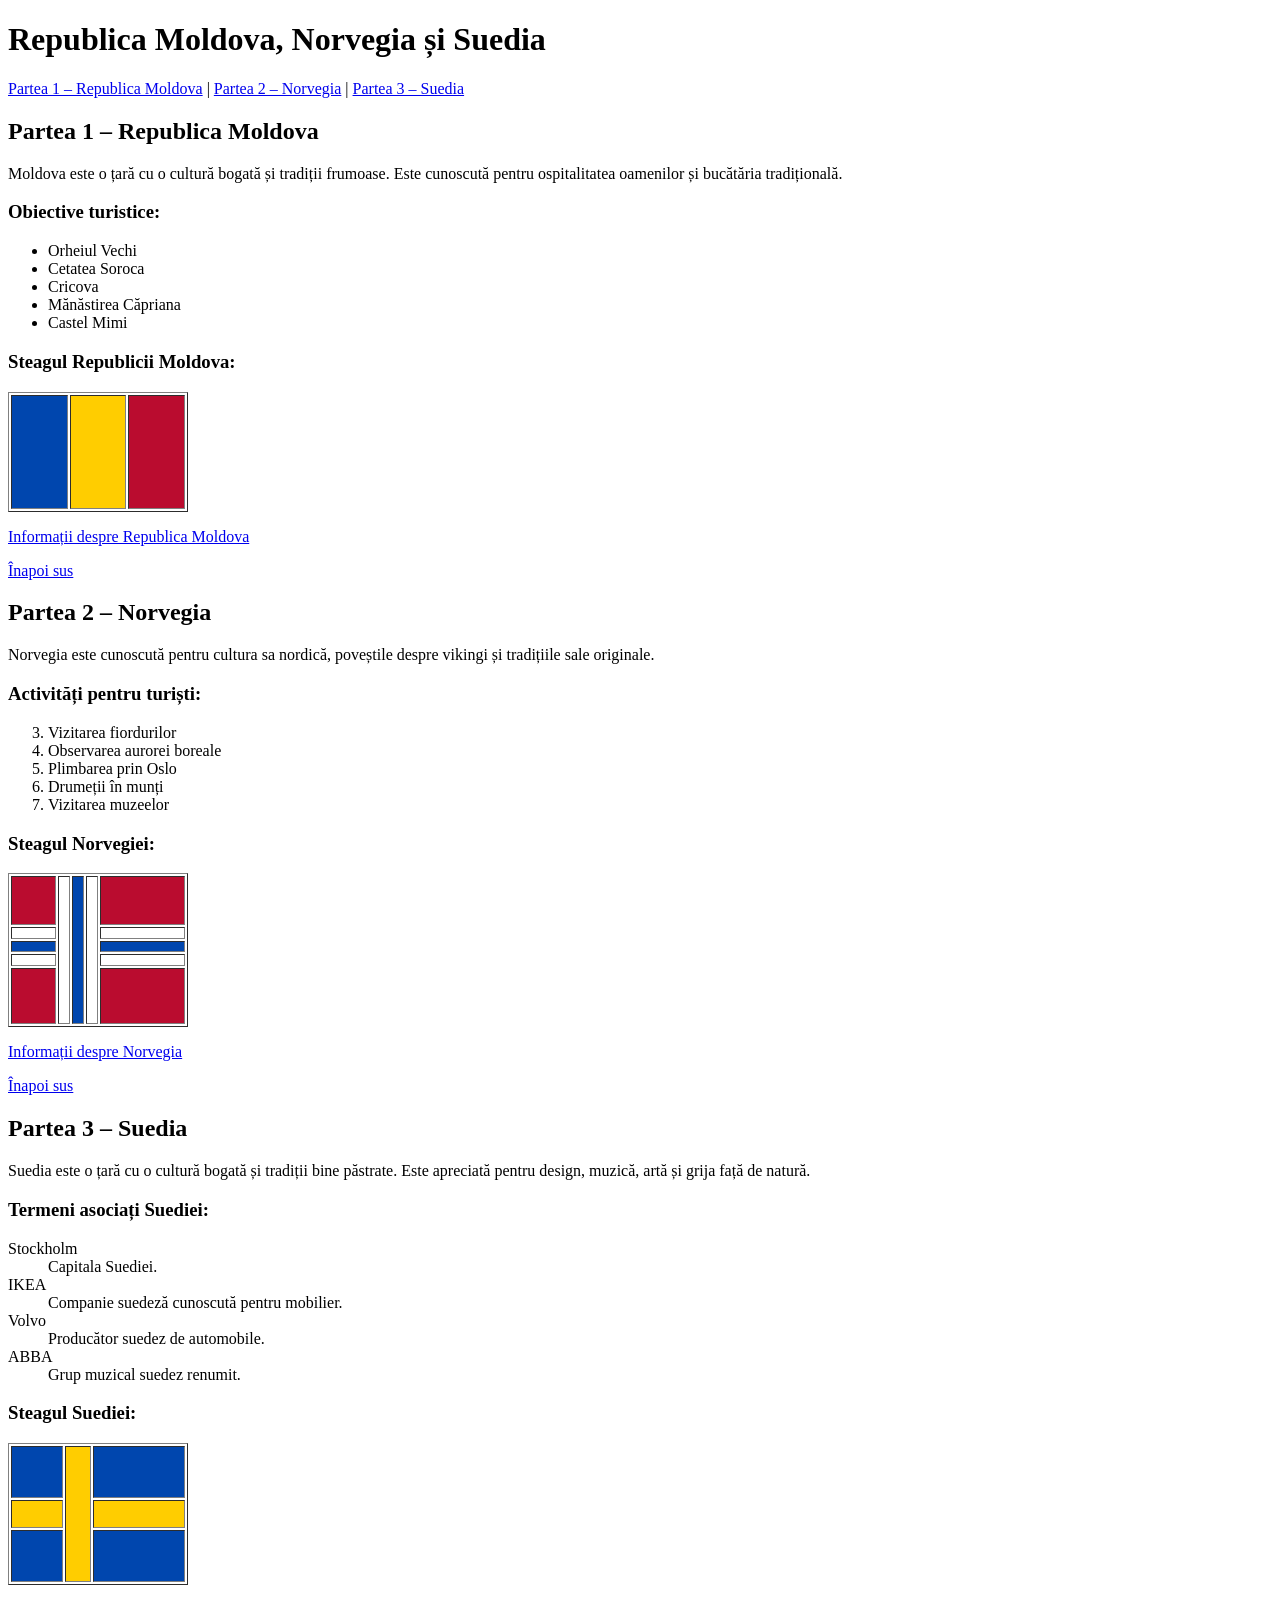
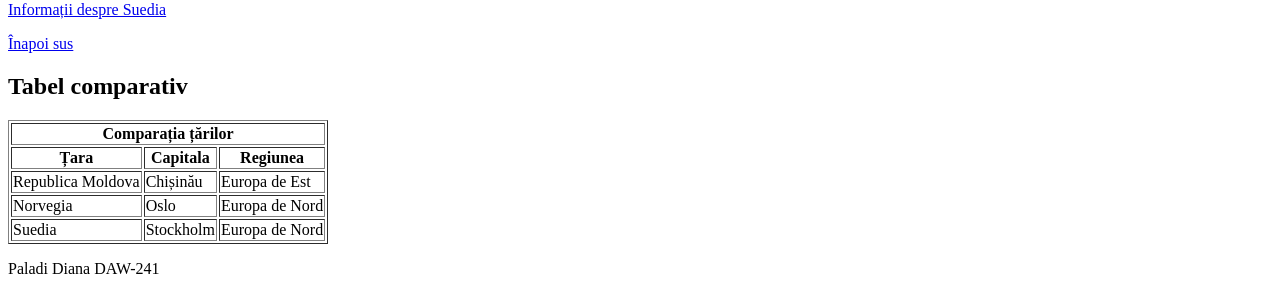
<file: Lab 2/index.html>
<!DOCTYPE html>
<html>
<head>
    <title>Republica Moldova, Norvegia și Suedia</title>
</head>
<body id="sus">
    <div>
        <header>
            <h1>Republica Moldova, Norvegia și Suedia</h1>
        </header>
    </div>
    <div>
        <nav>
            <a href="#moldova">Partea 1 – Republica Moldova</a> |
            <a href="#norvegia">Partea 2 – Norvegia</a> |
            <a href="#suedia">Partea 3 – Suedia</a>
        </nav>
    </div>
    <div id="moldova">
        <h2>Partea 1 – Republica Moldova</h2>
        <p>
            Moldova este o țară cu o cultură bogată și tradiții frumoase.
            Este cunoscută pentru ospitalitatea oamenilor și bucătăria tradițională.
        </p>
        <h3>Obiective turistice:</h3>
        <ul>
            <li>Orheiul Vechi</li>
            <li>Cetatea Soroca</li>
            <li>Cricova</li>
            <li>Mănăstirea Căpriana</li>
            <li>Castel Mimi</li>
        </ul>
        <h3>Steagul Republicii Moldova:</h3>
        <table border="1" width="180" height="120">
            <tr>
                <td bgcolor="#0046ae"></td>
                <td bgcolor="#ffcd00"></td>
                <td bgcolor="#ba0c2f"></td>
            </tr>
        </table>
        <p>
            <a href="https://ro.wikipedia.org/wiki/Republica_Moldova" target="_blank">
                Informații despre Republica Moldova
            </a>
        </p>
        <a href="#sus">Înapoi sus</a>
    </div>
    <div id="norvegia">
        <h2>Partea 2 – Norvegia</h2>
        <p>
            Norvegia este cunoscută pentru cultura sa nordică, poveștile despre vikingi
            și tradițiile sale originale.
        </p>
        <h3>Activități pentru turiști:</h3>
        <ol start="3">
            <li>Vizitarea fiordurilor</li>
            <li>Observarea aurorei boreale</li>
            <li>Plimbarea prin Oslo</li>
            <li>Drumeții în munți</li>
            <li>Vizitarea muzeelor</li>
        </ol>
        <h3>Steagul Norvegiei:</h3>
        <table border="1" width="180" height="120">
            <tr>
                <td bgcolor="#ba0c2f" width="50" height="45"></td>
                <td bgcolor="white" width="10" rowspan="5"></td>
                <td bgcolor="#0046ae" width="10" rowspan="5"></td>
                <td bgcolor="white" width="10" rowspan="5"></td>
                <td bgcolor="#ba0c2f" width="100"></td>
            </tr>
            <tr>
                <td bgcolor="white" height="8"></td>
                <td bgcolor="white"></td>
            </tr>
            <tr>
                <td bgcolor="#0046ae" height="7"></td>
                <td bgcolor="#0046ae"></td>
            </tr>
            <tr>
                <td bgcolor="white" height="8"></td>
                <td bgcolor="white"></td>
            </tr>
            <tr>
                <td bgcolor="#ba0c2f" height="52"></td>
                <td bgcolor="#ba0c2f"></td>
            </tr>
        </table>
        <p>
            <a href="https://ro.wikipedia.org/wiki/Norvegia" target="_blank">
                Informații despre Norvegia
            </a>
        </p>
        <a href="#sus">Înapoi sus</a>
    </div>
    <div id="suedia">
        <h2>Partea 3 – Suedia</h2>
        <p>
            Suedia este o țară cu o cultură bogată și tradiții bine păstrate.
            Este apreciată pentru design, muzică, artă și grija față de natură.
        </p>
        <h3>Termeni asociați Suediei:</h3>
        <dl>
            <dt>Stockholm</dt> <dd>Capitala Suediei.</dd>
            <dt>IKEA</dt> <dd>Companie suedeză cunoscută pentru mobilier.</dd>
            <dt>Volvo</dt> <dd>Producător suedez de automobile.</dd>
            <dt>ABBA</dt> <dd>Grup muzical suedez renumit.</dd>
        </dl>
        <h3>Steagul Suediei:</h3>
        <table border="1" width="180" height="120">
            <tr>
                <td bgcolor="#0046ae" width="55" height="48"></td>
                <td bgcolor="#ffcd00" width="25" rowspan="3"></td>
                <td bgcolor="#0046ae" width="100"></td>
            </tr>
            <tr>
                <td bgcolor="#ffcd00" height="24"></td>
                <td bgcolor="#ffcd00"></td>
            </tr>
            <tr>
                <td bgcolor="#0046ae" height="48"></td>
                <td bgcolor="#0046ae"></td>
            </tr>
        </table>
        <p>
            <a href="https://ro.wikipedia.org/wiki/Suedia" target="_blank">
                Informații despre Suedia
            </a>
        </p>
        <a href="#sus">Înapoi sus</a>
    </div>
    <div>
        <h2>Tabel comparativ</h2>
        <table border="1">
            <tr>
                <th colspan="3">Comparația țărilor</th>
            </tr>
            <tr>
                <th>Țara</th>
                <th>Capitala</th>
                <th>Regiunea</th>
            </tr>
            <tr>
                <td>Republica Moldova</td>
                <td>Chișinău</td>
                <td>Europa de Est</td>
            </tr>
            <tr>
                <td>Norvegia</td>
                <td>Oslo</td>
                <td>Europa de Nord</td>
            </tr>
            <tr>
                <td>Suedia</td>
                <td>Stockholm</td>
                <td>Europa de Nord</td>
            </tr>
        </table>
    </div>
    <div>
        <footer>
            <p>Paladi Diana DAW-241</p>
        </footer>
    </div>
</body>
</html>
</file>
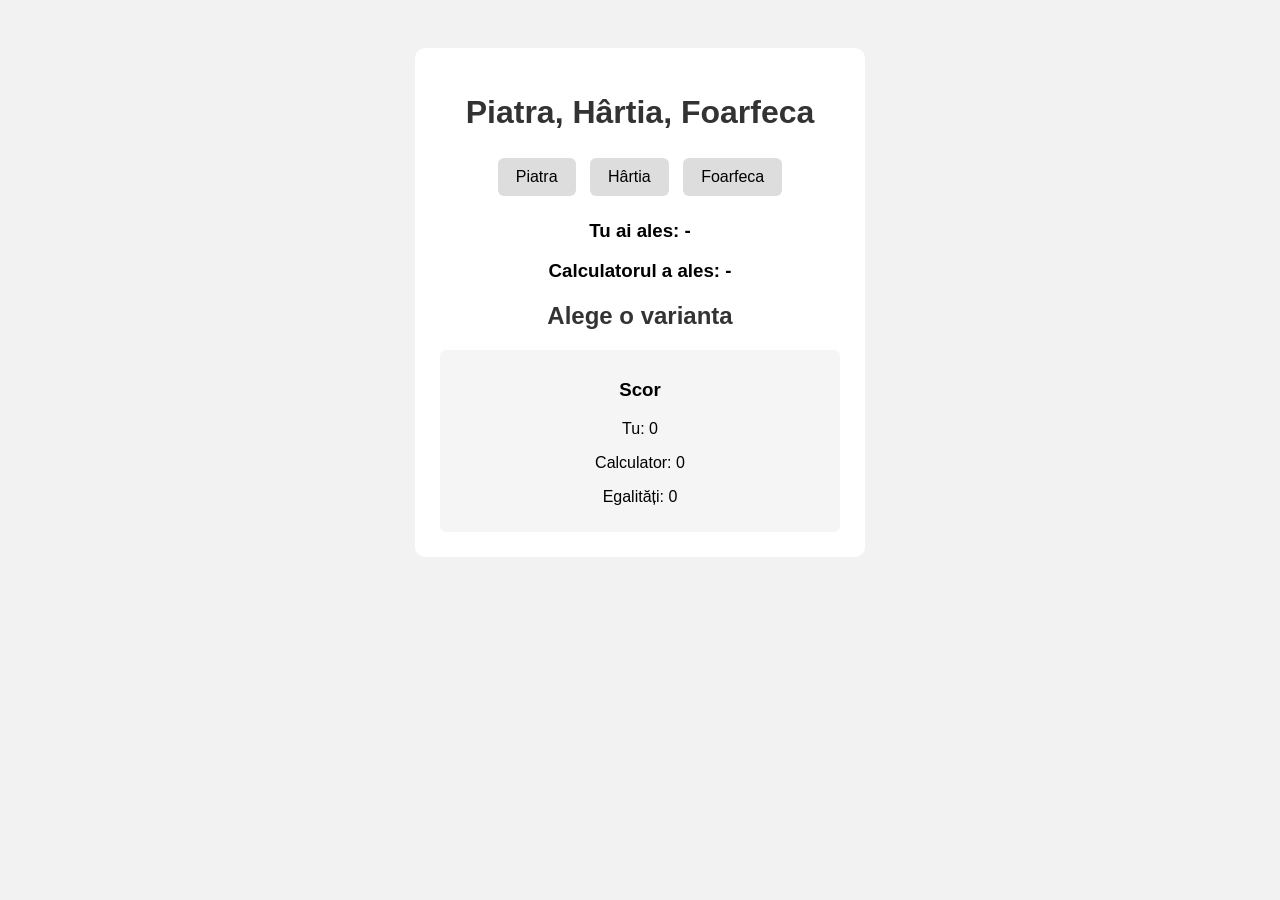
<file: Lab 3/index.html>
<!DOCTYPE html>
<head>
    <title>Piatra, Hârtia, Foarfeca</title>

    <style>
        body {
            font-family: Arial, sans-serif;
            text-align: center;
            background-color: #f2f2f2;
            padding-top: 40px;
        }

        .game {
            background-color: white;
            width: 400px;
            margin: auto;
            padding: 25px;
            border-radius: 10px;
        }

        h1 {
            color: #333;
        }

        button {
            padding: 10px 18px;
            margin: 5px;
            font-size: 16px;
            cursor: pointer;
            border: none;
            border-radius: 6px;
            background-color: #ddd;
        }

        button:hover {
            background-color: #bbb;
        }

        #result {
            margin-top: 20px;
            color: #333;
        }

        .score {
            margin-top: 20px;
            padding: 10px;
            background-color: #f5f5f5;
            border-radius: 6px;
        }
    </style>
</head>

<body>
    <div class="game">
        <h1>Piatra, Hârtia, Foarfeca</h1>

        <button id="rock">Piatra</button>
        <button id="paper">Hârtia</button>
        <button id="scissors">Foarfeca</button>

        <h3>
            Tu ai ales:
            <span id="playerChoice">-</span>
        </h3>

        <h3>
            Calculatorul a ales:
            <span id="computerChoice">-</span>
        </h3>

        <h2 id="result">Alege o varianta</h2>

        <div class="score">
            <h3>Scor</h3>

            <p>Tu: <span id="playerScore">0</span></p>
            <p>Calculator: <span id="computerScore">0</span></p>
            <p>Egalități: <span id="draws">0</span></p>
        </div>

    </div>
    <script src="script.js"></script>
</body>
</html>
</file>
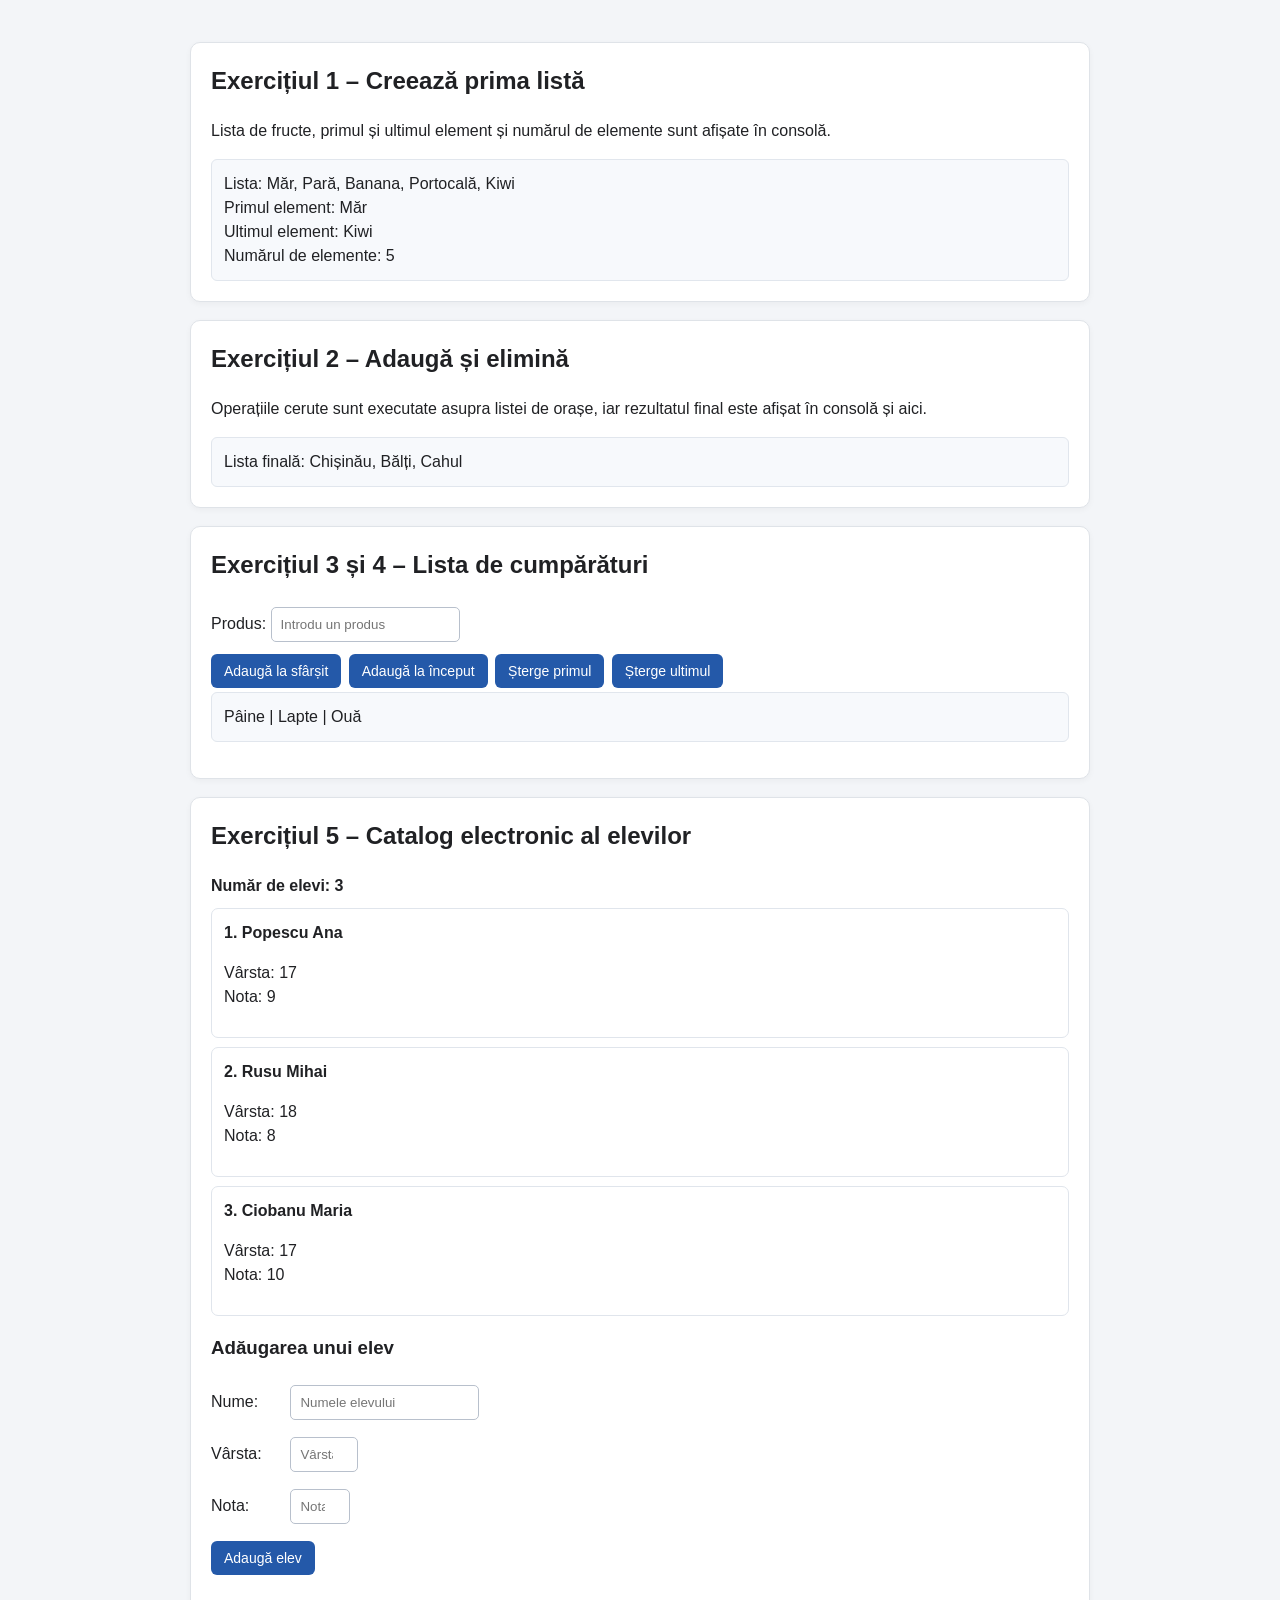
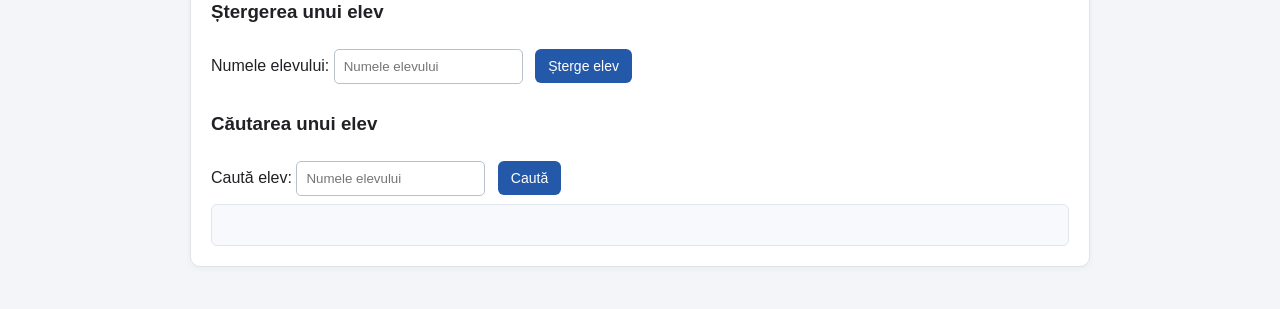
<file: Lab 4/Laboratorul_4.html>
<!DOCTYPE html>
<html lang="ro">
<head>
  <title>Laboratorul 4</title>
  <style>
    * { box-sizing: border-box; }
    body {
      margin: 0; padding: 24px;
      font-family: Arial, sans-serif; line-height: 1.5;
      color: #202124; background: #f3f5f8;
    }
    main { max-width: 900px; margin: auto; }
    h1 { margin-bottom: 6px; }
    .subtitle { margin-top: 0; color: #555; }
    section {
      background: white; border: 1px solid #dfe3e8; border-radius: 10px;
      padding: 20px; margin: 18px 0; box-shadow: 0 2px 6px #0000000a;
    }
    h2 { margin-top: 0; }
    button {
      border: 0; border-radius: 6px; padding: 9px 13px; margin: 4px 3px 4px 0;
      background: #2459a9; color: white; cursor: pointer; font-size: 14px;
    }
    button:hover { background: #17427f; }
    input {
      padding: 9px; border: 1px solid #b8c0cc; border-radius: 5px;
      margin: 4px 8px 8px 0; max-width: 100%;
    }
    label { display: inline-block; margin: 4px 0; }
    .output {
      background: #f7f9fc; border: 1px solid #e1e6ed; border-radius: 6px;
      padding: 12px; min-height: 42px; white-space: pre-wrap; overflow-wrap: anywhere;
    }
    .student {
      padding: 12px; margin: 9px 0; border: 1px solid #e0e5ec;
      border-radius: 7px; background: #fff;
    }
    .student strong { font-size: 16px; }
    .count { font-weight: bold; margin: 10px 0; }
    .message { margin-top: 10px; font-weight: bold; }
    .form-row { margin-bottom: 5px; }
    .form-row label { min-width: 75px; }
    @media (max-width: 600px) {
      body { padding: 12px; }
      section { padding: 14px; }
      input { width: 100%; }
    }
  </style>
</head>
<body>
<main>
  <section>
    <h2>Exercițiul 1 – Creează prima listă</h2>
    <p>Lista de fructe, primul și ultimul element și numărul de elemente sunt afișate în consolă.</p>
    <div id="fructeOutput" class="output"></div>
  </section>

  <section>
    <h2>Exercițiul 2 – Adaugă și elimină</h2>
    <p>Operațiile cerute sunt executate asupra listei de orașe, iar rezultatul final este afișat în consolă și aici.</p>
    <div id="oraseOutput" class="output"></div>
  </section>

  <section>
    <h2>Exercițiul 3 și 4 – Lista de cumpărături</h2>
    <label for="produsInput">Produs:</label>
    <input id="produsInput" type="text" placeholder="Introdu un produs">
    <div>
      <button id="adaugaSfarsit">Adaugă la sfârșit</button>
      <button id="adaugaInceput">Adaugă la început</button>
      <button id="stergePrimul">Șterge primul</button>
      <button id="stergeUltimul">Șterge ultimul</button>
    </div>
    <div id="produseOutput" class="output" aria-live="polite"></div>
    <p id="produseMesaj" class="message" aria-live="polite"></p>
  </section>

  <section>
    <h2>Exercițiul 5 – Catalog electronic al elevilor</h2>
    <p id="numarElevi" class="count">Număr de elevi: 3</p>
    <div id="catalog"></div>

    <h3>Adăugarea unui elev</h3>
    <form id="formularElev">
      <div class="form-row">
        <label for="nume">Nume:</label>
        <input id="nume" type="text" required placeholder="Numele elevului">
      </div>
      <div class="form-row">
        <label for="varsta">Vârsta:</label>
        <input id="varsta" type="number" min="1" max="120" required placeholder="Vârsta">
      </div>
      <div class="form-row">
        <label for="nota">Nota:</label>
        <input id="nota" type="number" min="1" max="10" step="1" required placeholder="Nota (1–10)">
      </div>
      <button type="submit">Adaugă elev</button>
    </form>
    <p id="mesajAdaugare" class="message" aria-live="polite"></p>

    <h3>Ștergerea unui elev</h3>
    <label for="numeStergere">Numele elevului:</label>
    <input id="numeStergere" type="text" placeholder="Numele elevului">
    <button id="butonStergere">Șterge elev</button>
    <p id="mesajStergere" class="message" aria-live="polite"></p>

    <h3>Căutarea unui elev</h3>
    <label for="numeCautare">Caută elev:</label>
    <input id="numeCautare" type="text" placeholder="Numele elevului">
    <button id="butonCautare">Caută</button>
    <div id="rezultatCautare" class="output" aria-live="polite"></div>
  </section>
</main>

<script>
  // Exercițiul 1
  let fructe = ["Măr", "Pară", "Banana", "Portocală", "Kiwi"];
  console.log("Exercițiul 1 – Lista de fructe:", fructe);
  console.log("Primul fruct:", fructe[0]);
  console.log("Ultimul fruct:", fructe[fructe.length - 1]);
  console.log("Numărul de fructe:", fructe.length);
  document.getElementById("fructeOutput").textContent =
    "Lista: " + fructe.join(", ") + "\n" +
    "Primul element: " + fructe[0] + "\n" +
    "Ultimul element: " + fructe[fructe.length - 1] + "\n" +
    "Numărul de elemente: " + fructe.length;

  // Exercițiul 2
  let orase = ["Chișinău", "Bălți", "Cahul"];
  orase.push("Orhei");
  orase.unshift("Soroca");
  orase.pop();
  orase.shift();
  console.log("Exercițiul 2 – Lista finală de orașe:", orase);
  document.getElementById("oraseOutput").textContent = "Lista finală: " + orase.join(", ");

  // Exercițiile 3/4
  let produse = ["Pâine", "Lapte", "Ouă"];
  const produseOutput = document.getElementById("produseOutput");
  const produseMesaj = document.getElementById("produseMesaj");

  function afiseazaProduse() {
    produseOutput.textContent = produse.length ? produse.join(" | ") : "Lista este goală!";
  }
  function obtineProdus() {
    const input = document.getElementById("produsInput");
    const valoare = input.value.trim();
    if (!valoare) {
      produseMesaj.textContent = "Introduceți numele unui produs.";
      input.focus();
      return null;
    }
    produseMesaj.textContent = "";
    input.value = "";
    return valoare;
  }
  document.getElementById("adaugaSfarsit").addEventListener("click", function () {
    const produs = obtineProdus();
    if (produs !== null) { produse.push(produs); afiseazaProduse(); }
  });
  document.getElementById("adaugaInceput").addEventListener("click", function () {
    const produs = obtineProdus();
    if (produs !== null) { produse.unshift(produs); afiseazaProduse(); }
  });
  document.getElementById("stergePrimul").addEventListener("click", function () {
    if (produse.length) {
      produse.shift();
      produseMesaj.textContent = "";
    }
    afiseazaProduse();
  });
  document.getElementById("stergeUltimul").addEventListener("click", function () {
    if (produse.length) {
      produse.pop();
      produseMesaj.textContent = "";
    }
    afiseazaProduse();
  });
  document.getElementById("produsInput").addEventListener("keydown", function (event) {
    if (event.key === "Enter") {
      event.preventDefault();
      document.getElementById("adaugaSfarsit").click();
    }
  });
  afiseazaProduse();

  // Exercițiul 5
  let elevi = [
    { nume: "Popescu Ana", varsta: 17, nota: 9 },
    { nume: "Rusu Mihai", varsta: 18, nota: 8 },
    { nume: "Ciobanu Maria", varsta: 17, nota: 10 }
  ];

  function afiseazaElevi() {
    const catalog = document.getElementById("catalog");
    catalog.replaceChildren();
    document.getElementById("numarElevi").textContent = "Număr de elevi: " + elevi.length;

    if (elevi.length === 0) {
      const mesaj = document.createElement("p");
      mesaj.textContent = "Catalogul este gol.";
      catalog.appendChild(mesaj);
      return;
    }

    elevi.forEach(function (elev, index) {
      const card = document.createElement("div");
      card.className = "student";

      const nume = document.createElement("strong");
      nume.textContent = (index + 1) + ". " + elev.nume;
      const detalii = document.createElement("p");
      detalii.textContent = "Vârsta: " + elev.varsta + "\nNota: " + elev.nota;
      detalii.style.whiteSpace = "pre-line";

      card.append(nume, detalii);
      catalog.appendChild(card);
    });
  }

  function adaugaElev(event) {
    event.preventDefault();
    const nume = document.getElementById("nume").value.trim();
    const varsta = Number(document.getElementById("varsta").value);
    const nota = Number(document.getElementById("nota").value);
    const mesaj = document.getElementById("mesajAdaugare");

    if (!nume || !Number.isInteger(varsta) || varsta < 1 || varsta > 120 ||
        !Number.isInteger(nota) || nota < 1 || nota > 10) {
      mesaj.textContent = "Introduceți un nume, o vârstă validă și o notă între 1 și 10.";
      return;
    }

    let elevNou = { nume: nume, varsta: varsta, nota: nota };
    elevi.push(elevNou); 
    afiseazaElevi();
    document.getElementById("formularElev").reset();
    mesaj.textContent = "Elevul a fost adăugat.";
  }

  function stergeElev() {
    const nume = document.getElementById("numeStergere").value.trim();
    const mesaj = document.getElementById("mesajStergere");
    if (!nume) {
      mesaj.textContent = "Introduceți numele elevului.";
      return;
    }

    const elevGasit = elevi.find(function (elev) {
      return elev.nume.toLocaleLowerCase("ro") === nume.toLocaleLowerCase("ro");
    });

    if (!elevGasit) {
      mesaj.textContent = "Elevul nu a fost găsit!";
      return;
    }

    const index = elevi.indexOf(elevGasit);
    elevi.splice(index, 1);
    afiseazaElevi();
    mesaj.textContent = "Elevul a fost șters.";
    document.getElementById("numeStergere").value = "";
  }

  function cautaElev() {
    const nume = document.getElementById("numeCautare").value.trim();
    const rezultat = document.getElementById("rezultatCautare");
    if (!nume) {
      rezultat.textContent = "Introduceți numele elevului.";
      return;
    }

    const elevGasit = elevi.find(function (elev) {
      return elev.nume.toLocaleLowerCase("ro") === nume.toLocaleLowerCase("ro");
    });

    if (elevGasit) {
      rezultat.textContent = "Elev găsit!\nNume: " + elevGasit.nume +
        "\nVârsta: " + elevGasit.varsta + "\nNota: " + elevGasit.nota;
    } else {
      rezultat.textContent = "Elevul nu a fost găsit!";
    }
  }

  document.getElementById("formularElev").addEventListener("submit", adaugaElev);
  document.getElementById("butonStergere").addEventListener("click", stergeElev);
  document.getElementById("butonCautare").addEventListener("click", cautaElev);
  document.getElementById("numeCautare").addEventListener("keydown", function (event) {
    if (event.key === "Enter") {
      event.preventDefault();
      cautaElev();
    }
  });

  afiseazaElevi();
</script>
</body>
</html>
</file>
